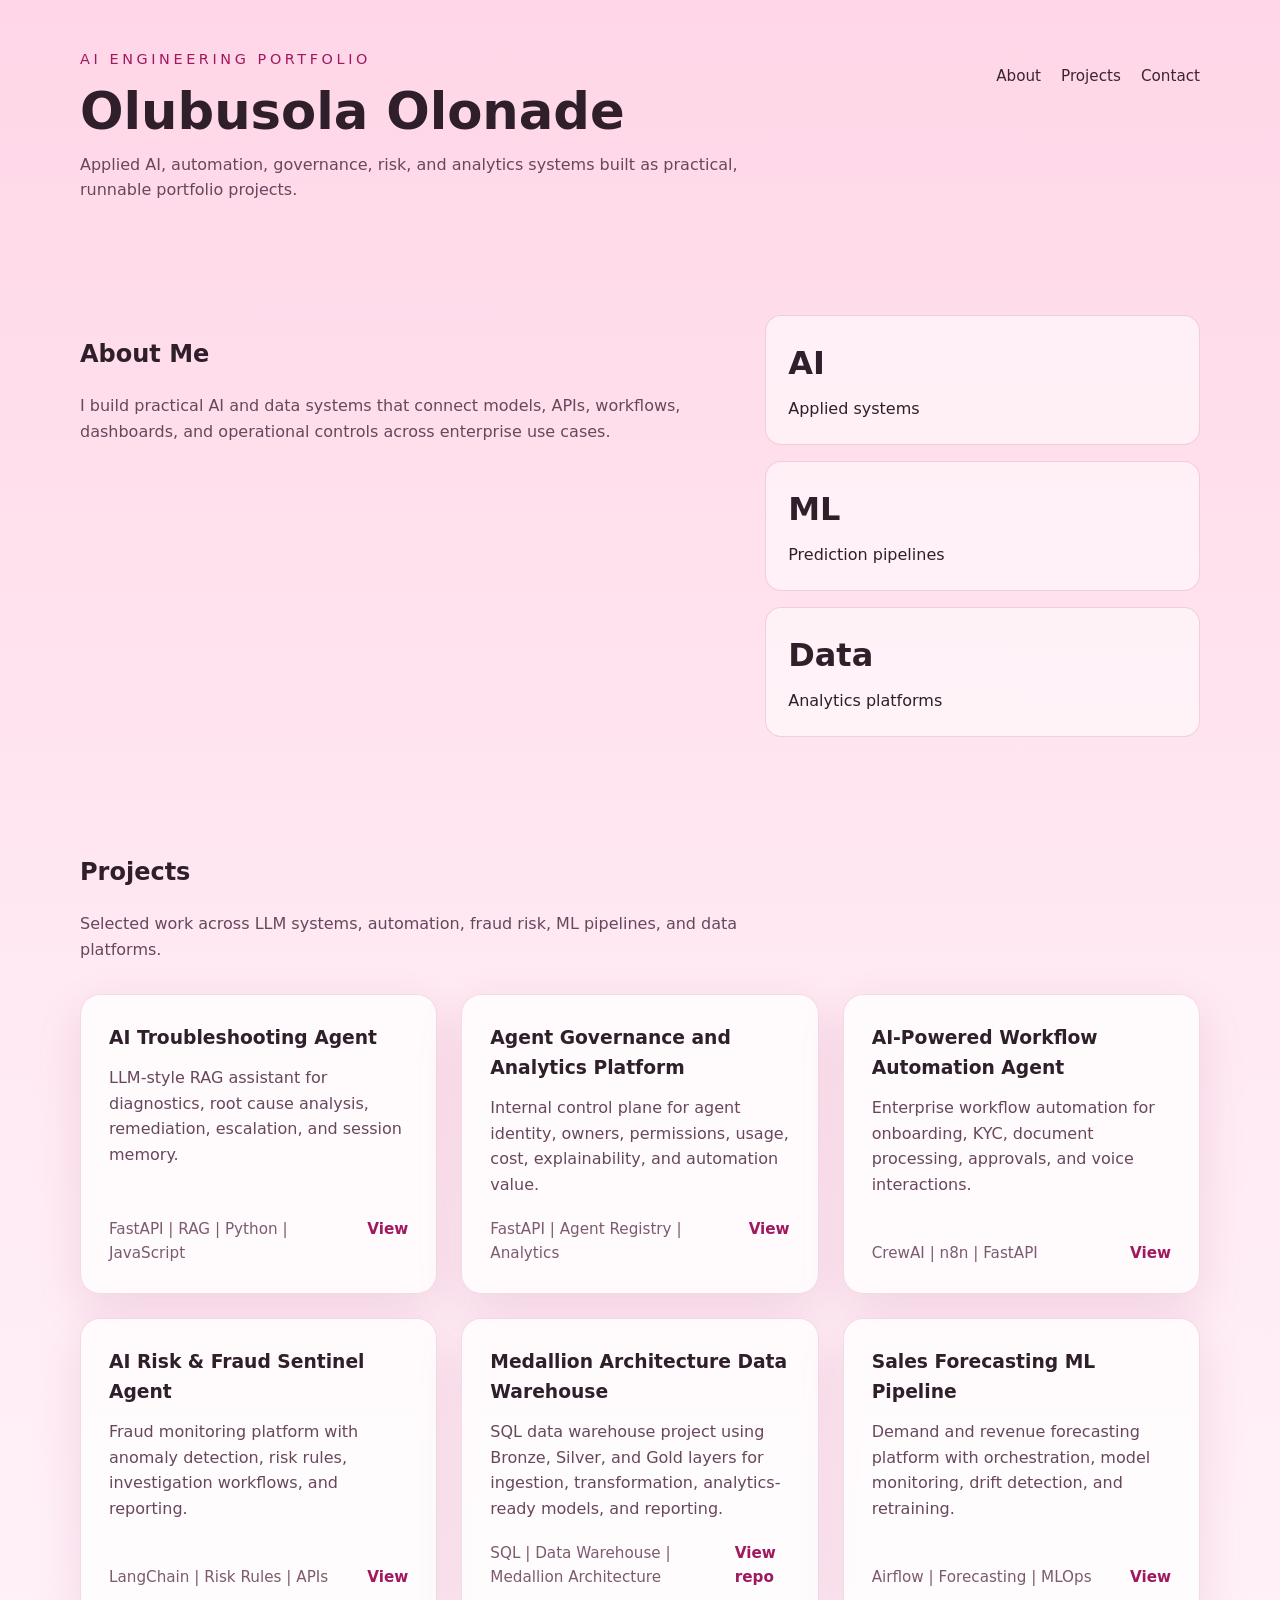
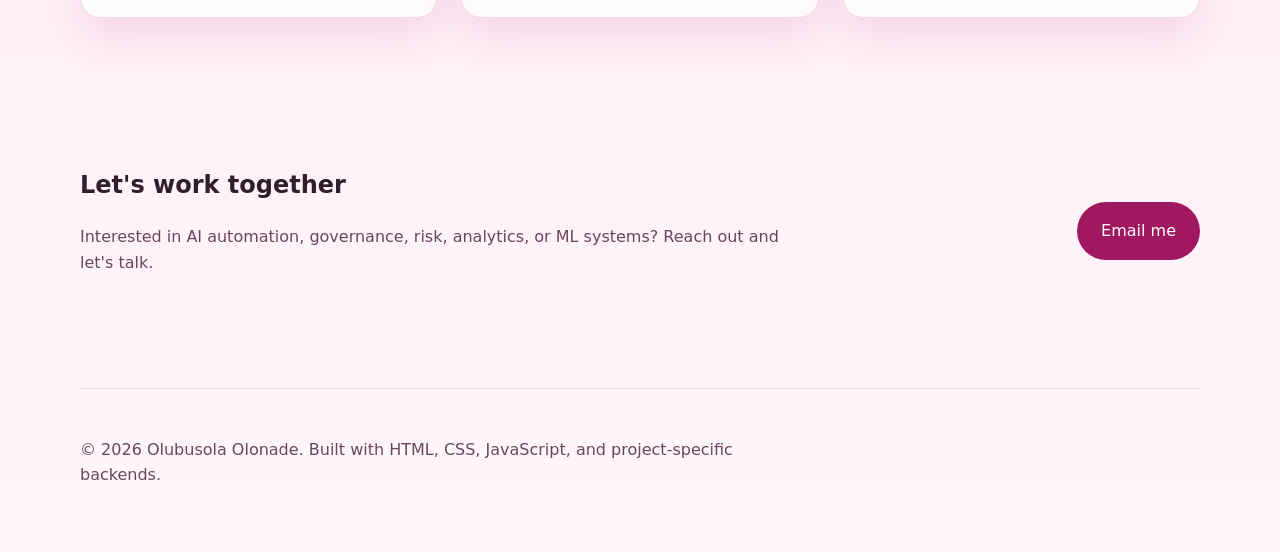
<file: index.html>
﻿<!DOCTYPE html>
<html lang="en">
<head>
  <meta charset="UTF-8" />
  <meta name="viewport" content="width=device-width, initial-scale=1.0" />
  <title>Portfolio | Olubusola Olonade</title>
  <link rel="stylesheet" href="styles.css" />
</head>
<body>
  <header class="site-header">
    <div class="container header-flex">
      <div>
        <p class="eyebrow">AI Engineering Portfolio</p>
        <h1>Olubusola Olonade</h1>
        <p class="intro">Applied AI, automation, governance, risk, and analytics systems built as practical, runnable portfolio projects.</p>
      </div>
      <nav class="site-nav">
        <a href="#about">About</a>
        <a href="#projects">Projects</a>
        <a href="#contact">Contact</a>
      </nav>
    </div>
  </header>

  <main>
    <section id="about" class="section about-section container">
      <div class="section-text">
        <h2>About Me</h2>
        <p>I build practical AI and data systems that connect models, APIs, workflows, dashboards, and operational controls across enterprise use cases.</p>
      </div>
      <div class="highlights">
        <div class="highlight">
          <strong>AI</strong>
          <span>Applied systems</span>
        </div>
        <div class="highlight">
          <strong>ML</strong>
          <span>Prediction pipelines</span>
        </div>
        <div class="highlight">
          <strong>Data</strong>
          <span>Analytics platforms</span>
        </div>
      </div>
    </section>

    <section id="projects" class="section projects-section container">
      <div class="section-heading">
        <h2>Projects</h2>
        <p>Selected work across LLM systems, automation, fraud risk, ML pipelines, and data platforms.</p>
      </div>
      <div id="projects-grid" class="projects-grid"></div>
    </section>

    <section id="contact" class="section contact-section container">
      <div>
        <h2>Let's work together</h2>
        <p>Interested in AI automation, governance, risk, analytics, or ML systems? Reach out and let's talk.</p>
      </div>
      <a class="button" href="mailto:busolaolusolape@gmail.com">Email me</a>
    </section>
  </main>

  <footer class="site-footer container">
    <p>© <span id="year"></span> Olubusola Olonade. Built with HTML, CSS, JavaScript, and project-specific backends.</p>
  </footer>

  <script src="script.js"></script>
</body>
</html>
</file>
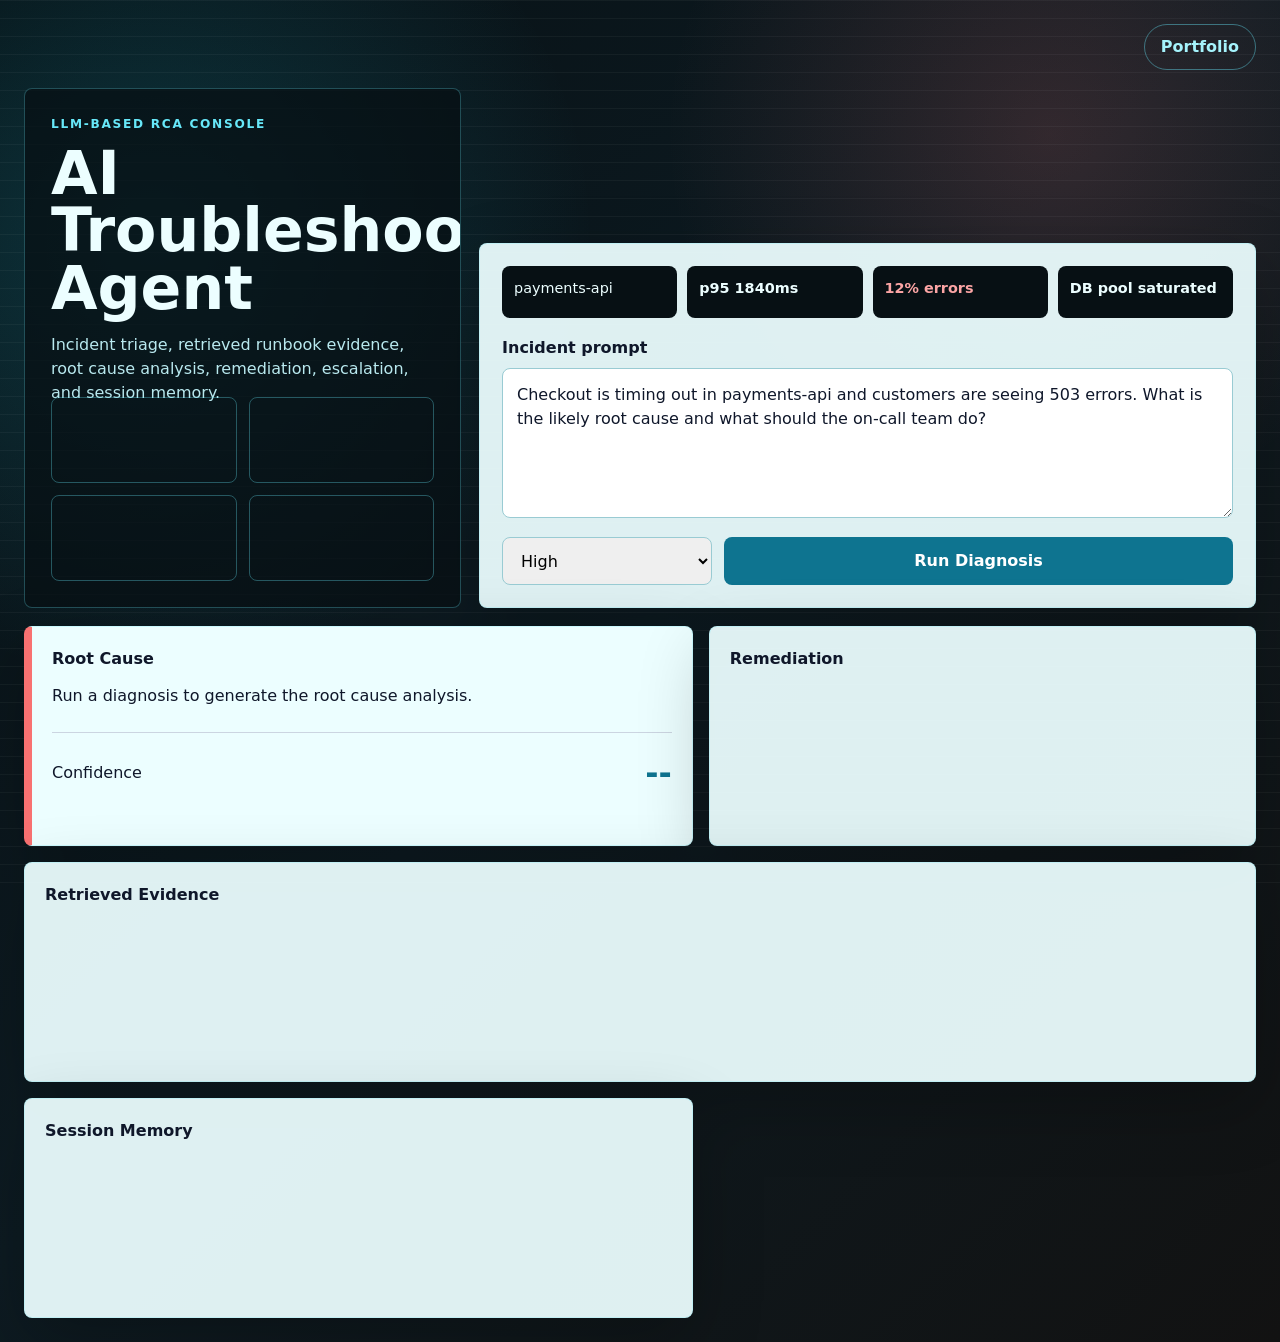
<file: projects/01-ai-troubleshooting-agent/frontend/index.html>
<!DOCTYPE html>
<html lang="en">
<head>
  <meta charset="UTF-8" />
  <meta name="viewport" content="width=device-width, initial-scale=1.0" />
  <title>AI Troubleshooting Agent</title>
  <link rel="stylesheet" href="styles.css" />
</head>
<body>
  <main class="incident-shell">
    <nav class="floating-nav">
      <a href="../../../index.html">Portfolio</a>
    </nav>

    <section class="war-room">
      <aside class="incident-identity">
        <p class="eyebrow">LLM-Based RCA Console</p>
        <h1>AI Troubleshooting Agent</h1>
        <p class="lede">Incident triage, retrieved runbook evidence, root cause analysis, remediation, escalation, and session memory.</p>
        <div class="pulse-map" aria-hidden="true">
          <span></span><span></span><span></span><span></span>
        </div>
      </aside>

      <section class="diagnostic-console">
        <div class="status-strip">
          <span>payments-api</span>
          <strong>p95 1840ms</strong>
          <strong>12% errors</strong>
          <strong>DB pool saturated</strong>
        </div>
        <form id="troubleshoot-form">
          <label for="message">Incident prompt</label>
          <textarea id="message" rows="5">Checkout is timing out in payments-api and customers are seeing 503 errors. What is the likely root cause and what should the on-call team do?</textarea>
          <div class="form-row">
            <select id="severity" aria-label="Severity">
              <option value="high">High</option>
              <option value="critical">Critical</option>
              <option value="medium">Medium</option>
            </select>
            <button type="submit">Run Diagnosis</button>
          </div>
        </form>
      </section>
    </section>

    <section class="results-grid">
      <article class="result-card primary">
        <h2>Root Cause</h2>
        <p id="root-cause">Run a diagnosis to generate the root cause analysis.</p>
        <div class="confidence">
          <span>Confidence</span>
          <strong id="confidence">--</strong>
        </div>
      </article>
      <article class="result-card remediation-card">
        <h2>Remediation</h2>
        <ol id="remediation"></ol>
      </article>
      <article class="result-card evidence-card">
        <h2>Retrieved Evidence</h2>
        <div id="evidence"></div>
      </article>
      <article class="result-card memory-card">
        <h2>Session Memory</h2>
        <div id="memory"></div>
      </article>
    </section>
  </main>
  <script src="script.js"></script>
</body>
</html>
</file>
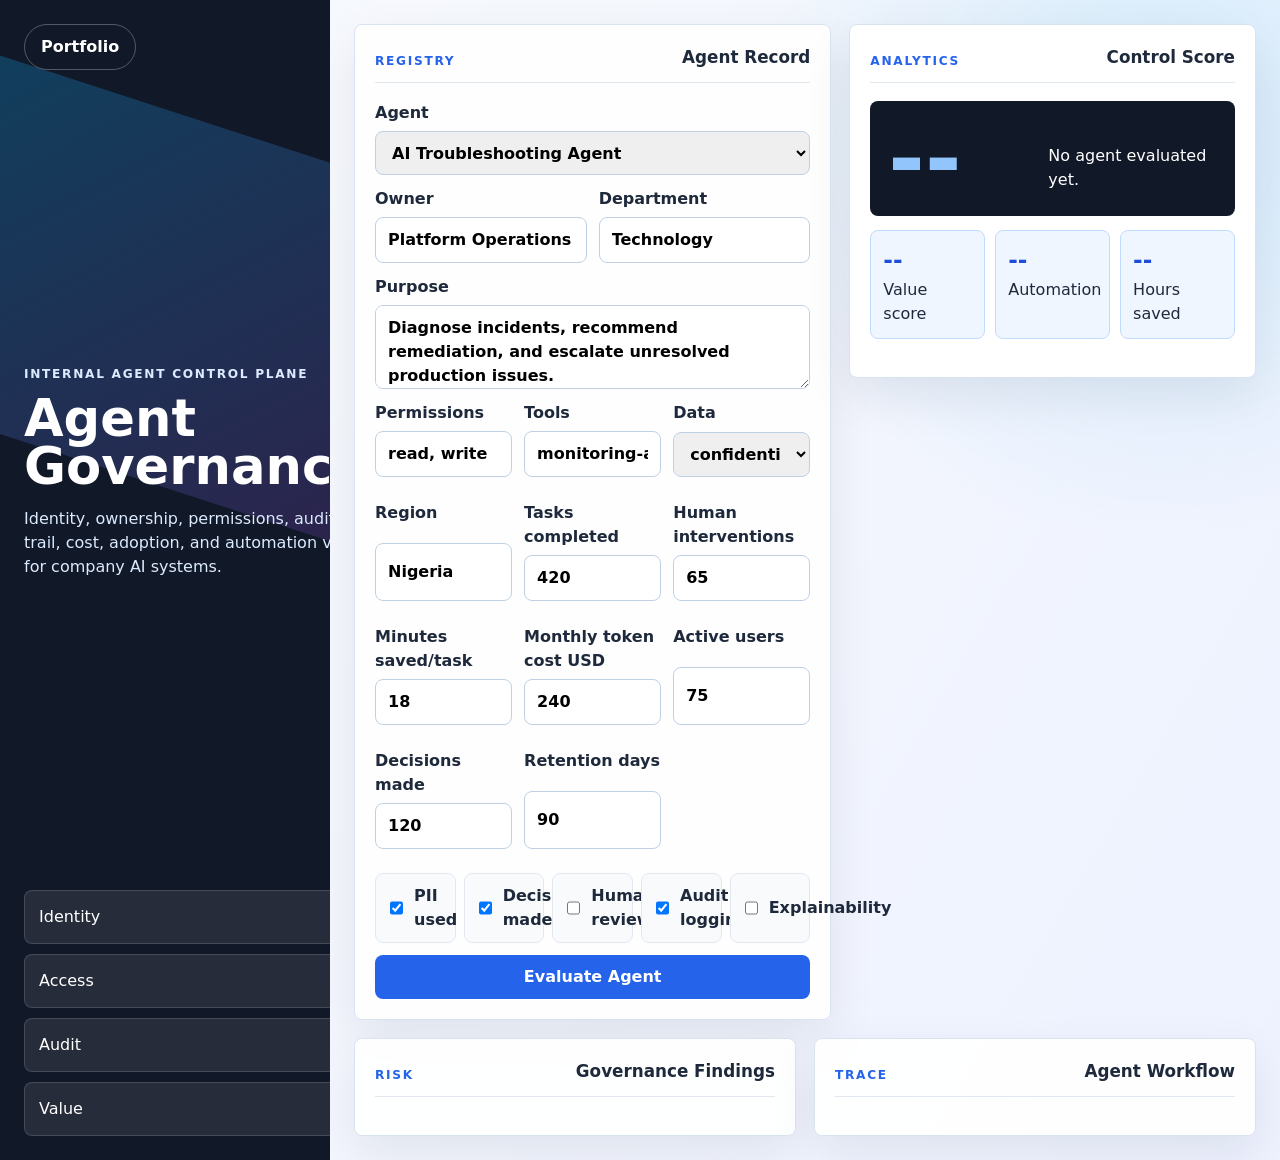
<file: projects/02-ai-governance-agent/frontend/index.html>
<!DOCTYPE html>
<html lang="en">
<head>
  <meta charset="UTF-8" />
  <meta name="viewport" content="width=device-width, initial-scale=1.0" />
  <title>Agent Governance and Analytics Platform</title>
  <link rel="stylesheet" href="styles.css" />
</head>
<body>
  <main class="control-shell">
    <aside class="registry-rail">
      <a class="portfolio-link" href="../../../index.html">Portfolio</a>
      <div class="rail-copy">
        <p class="eyebrow">Internal Agent Control Plane</p>
        <h1>Agent Governance</h1>
        <p>Identity, ownership, permissions, audit trail, cost, adoption, and automation value for company AI systems.</p>
      </div>
      <div class="agent-stack" aria-hidden="true">
        <span>Identity</span>
        <span>Access</span>
        <span>Audit</span>
        <span>Value</span>
      </div>
    </aside>

    <section class="control-main">
      <section class="registry-layout">
        <form id="governance-form" class="registry-form">
          <div class="section-heading">
            <span>Registry</span>
            <h2>Agent Record</h2>
          </div>
          <label>Agent
            <select id="agent-name">
              <option>AI Troubleshooting Agent</option>
              <option>AI Governance Agent</option>
              <option>AI-Powered Workflow Automation Agent</option>
              <option>AI Risk & Fraud Sentinel Agent</option>
              <option>Medallion Architecture Data Warehouse</option>
              <option>Sales Forecasting ML Pipeline</option>
            </select>
          </label>
          <div class="grid-two">
            <label>Owner <input id="owner" value="Platform Operations" /></label>
            <label>Department <input id="department" value="Technology" /></label>
          </div>
          <label>Purpose <textarea id="purpose">Diagnose incidents, recommend remediation, and escalate unresolved production issues.</textarea></label>
          <div class="grid-two compact">
            <label>Permissions <input id="permissions" value="read, write" /></label>
            <label>Tools <input id="tools" value="monitoring-api, ticketing-api, sharepoint" /></label>
            <label>Data <select id="data-classification"><option>confidential</option><option>restricted</option><option>internal</option><option>public</option></select></label>
            <label>Region <input id="region" value="Nigeria" /></label>
            <label>Tasks completed <input id="tasks-completed" type="number" value="420" /></label>
            <label>Human interventions <input id="human-interventions" type="number" value="65" /></label>
            <label>Minutes saved/task <input id="minutes-saved" type="number" value="18" /></label>
            <label>Monthly token cost USD <input id="token-cost" type="number" value="240" /></label>
            <label>Active users <input id="active-users" type="number" value="75" /></label>
            <label>Decisions made <input id="decisions-made" type="number" value="120" /></label>
            <label>Retention days <input id="retention-days" type="number" value="90" /></label>
          </div>
          <div class="checks">
            <label><input id="pii-used" type="checkbox" checked /> PII used</label>
            <label><input id="automated-decisioning" type="checkbox" checked /> Decisions made</label>
            <label><input id="human-review" type="checkbox" /> Human review</label>
            <label><input id="audit-logging" type="checkbox" checked /> Audit logging</label>
            <label><input id="explainability" type="checkbox" /> Explainability</label>
          </div>
          <button type="submit">Evaluate Agent</button>
        </form>

        <section class="score-panel">
          <div class="section-heading">
            <span>Analytics</span>
            <h2>Control Score</h2>
          </div>
          <div class="score">
            <span id="score">--</span>
            <p id="risk">No agent evaluated yet.</p>
          </div>
          <div class="metrics">
            <div><strong id="value-score">--</strong><span>Value score</span></div>
            <div><strong id="automation">--</strong><span>Automation</span></div>
            <div><strong id="hours-saved">--</strong><span>Hours saved</span></div>
          </div>
          <p id="summary"></p>
          <div id="alerts" class="alerts"></div>
        </section>
      </section>

      <section class="results">
        <article>
          <div class="section-heading"><span>Risk</span><h2>Governance Findings</h2></div>
          <div id="findings"></div>
        </article>
        <article>
          <div class="section-heading"><span>Trace</span><h2>Agent Workflow</h2></div>
          <div id="trace"></div>
        </article>
      </section>
    </section>
  </main>
  <script src="script.js"></script>
</body>
</html>
</file>
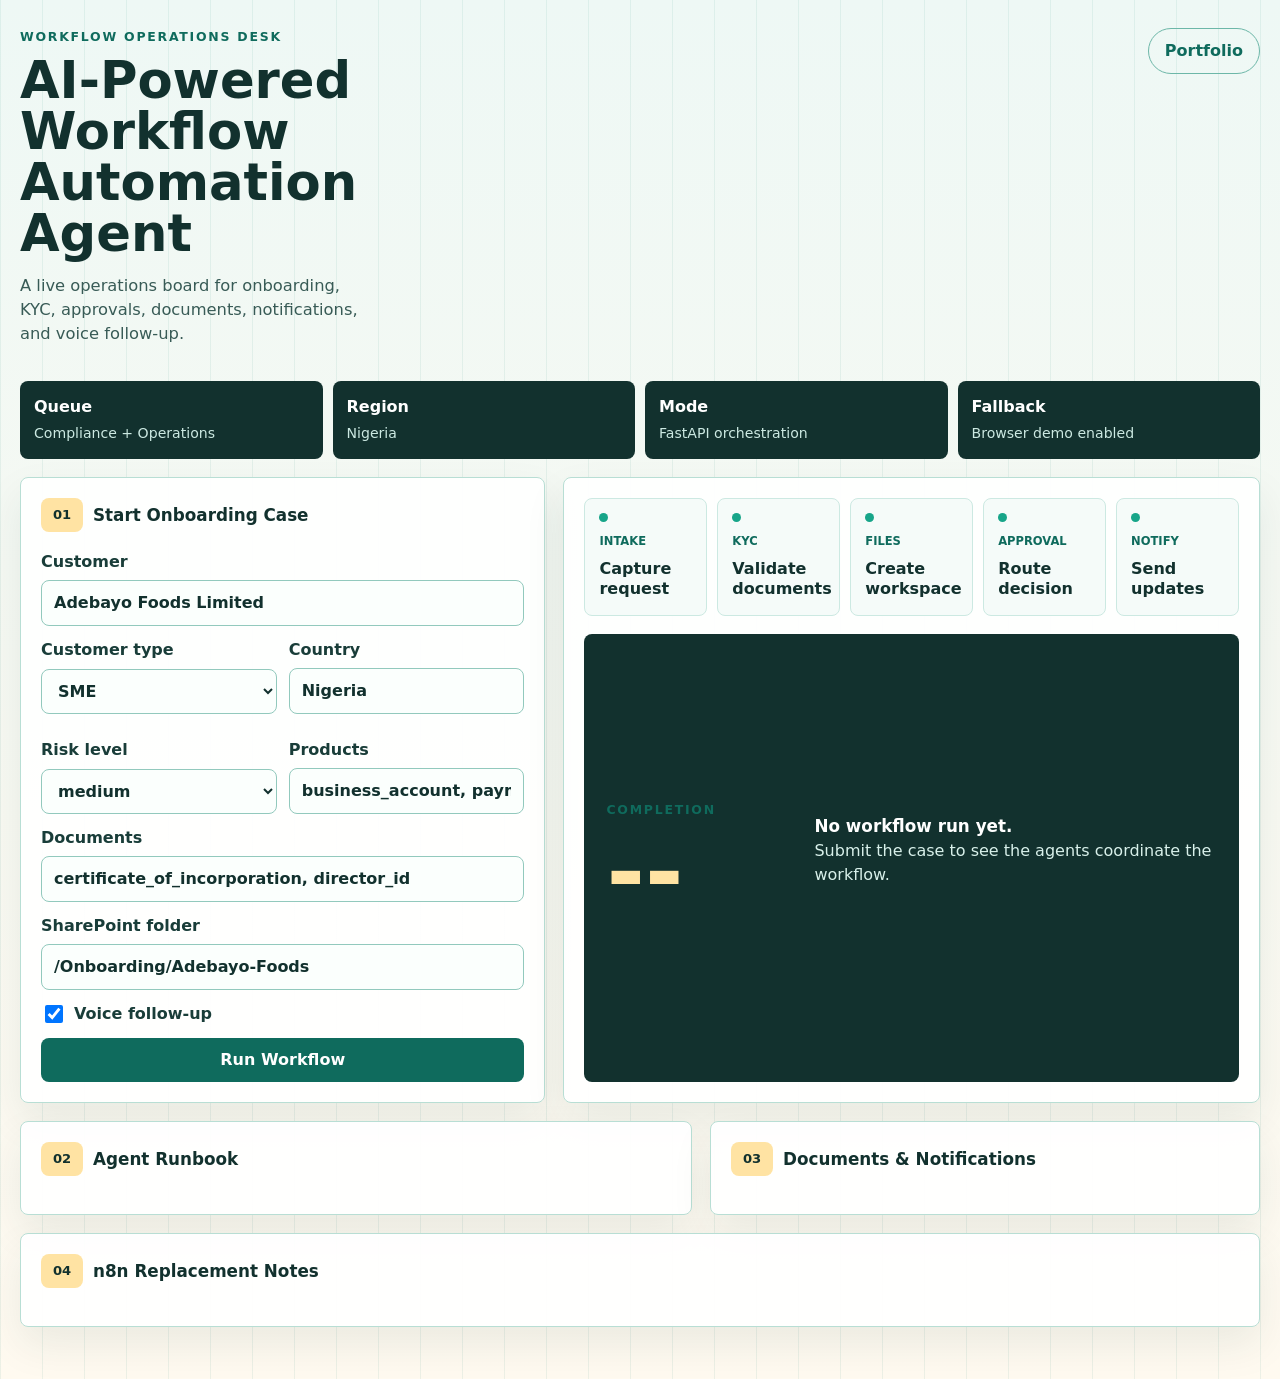
<file: projects/03-workflow-automation-agent/frontend/index.html>
<!DOCTYPE html>
<html lang="en">
<head>
  <meta charset="UTF-8" />
  <meta name="viewport" content="width=device-width, initial-scale=1.0" />
  <title>AI-Powered Workflow Automation Agent</title>
  <link rel="stylesheet" href="styles.css" />
</head>
<body>
  <main class="ops-shell">
    <header class="ops-header">
      <div>
        <p class="eyebrow">Workflow Operations Desk</p>
        <h1>AI-Powered Workflow Automation Agent</h1>
        <p class="lede">A live operations board for onboarding, KYC, approvals, documents, notifications, and voice follow-up.</p>
      </div>
      <a class="portfolio-link" href="../../../index.html">Portfolio</a>
    </header>

    <section class="command-row" aria-label="Workflow overview">
      <div><strong>Queue</strong><span>Compliance + Operations</span></div>
      <div><strong>Region</strong><span>Nigeria</span></div>
      <div><strong>Mode</strong><span>FastAPI orchestration</span></div>
      <div><strong>Fallback</strong><span>Browser demo enabled</span></div>
    </section>

    <section class="workspace">
      <form id="workflow-form" class="intake-panel">
        <div class="section-title">
          <span>01</span>
          <h2>Start Onboarding Case</h2>
        </div>
        <label>Customer <input id="customer-name" value="Adebayo Foods Limited" /></label>
        <div class="grid-two">
          <label>Customer type <select id="customer-type"><option>SME</option><option>Enterprise</option><option>Individual</option></select></label>
          <label>Country <input id="country" value="Nigeria" /></label>
          <label>Risk level <select id="risk-level"><option>medium</option><option>low</option><option>high</option><option>critical</option></select></label>
          <label>Products <input id="products" value="business_account, payment_gateway" /></label>
        </div>
        <label>Documents <input id="documents" value="certificate_of_incorporation, director_id" /></label>
        <label>SharePoint folder <input id="sharepoint-folder" value="/Onboarding/Adebayo-Foods" /></label>
        <div class="checks">
          <label><input id="voice-channel" type="checkbox" checked /> Voice follow-up</label>
        </div>
        <button type="submit">Run Workflow</button>
      </form>

      <section class="board">
        <div class="stage-track" aria-label="Workflow stages">
          <article><span>Intake</span><strong>Capture request</strong></article>
          <article><span>KYC</span><strong>Validate documents</strong></article>
          <article><span>Files</span><strong>Create workspace</strong></article>
          <article><span>Approval</span><strong>Route decision</strong></article>
          <article><span>Notify</span><strong>Send updates</strong></article>
        </div>

        <div class="status-panel">
          <div>
            <p class="mini-label">Completion</p>
            <div class="score"><span id="completion">--</span></div>
          </div>
          <div class="status-copy">
            <h2 id="status">No workflow run yet.</h2>
            <p id="summary">Submit the case to see the agents coordinate the workflow.</p>
            <div id="queue"></div>
          </div>
        </div>
      </section>
    </section>

    <section class="runbook">
      <article>
        <div class="section-title"><span>02</span><h2>Agent Runbook</h2></div>
        <div id="steps" class="timeline"></div>
      </article>
      <article>
        <div class="section-title"><span>03</span><h2>Documents & Notifications</h2></div>
        <div id="outputs" class="output-grid"></div>
      </article>
      <article class="wide">
        <div class="section-title"><span>04</span><h2>n8n Replacement Notes</h2></div>
        <div id="notes" class="note-strip"></div>
      </article>
    </section>
  </main>
  <script src="script.js"></script>
</body>
</html>
</file>
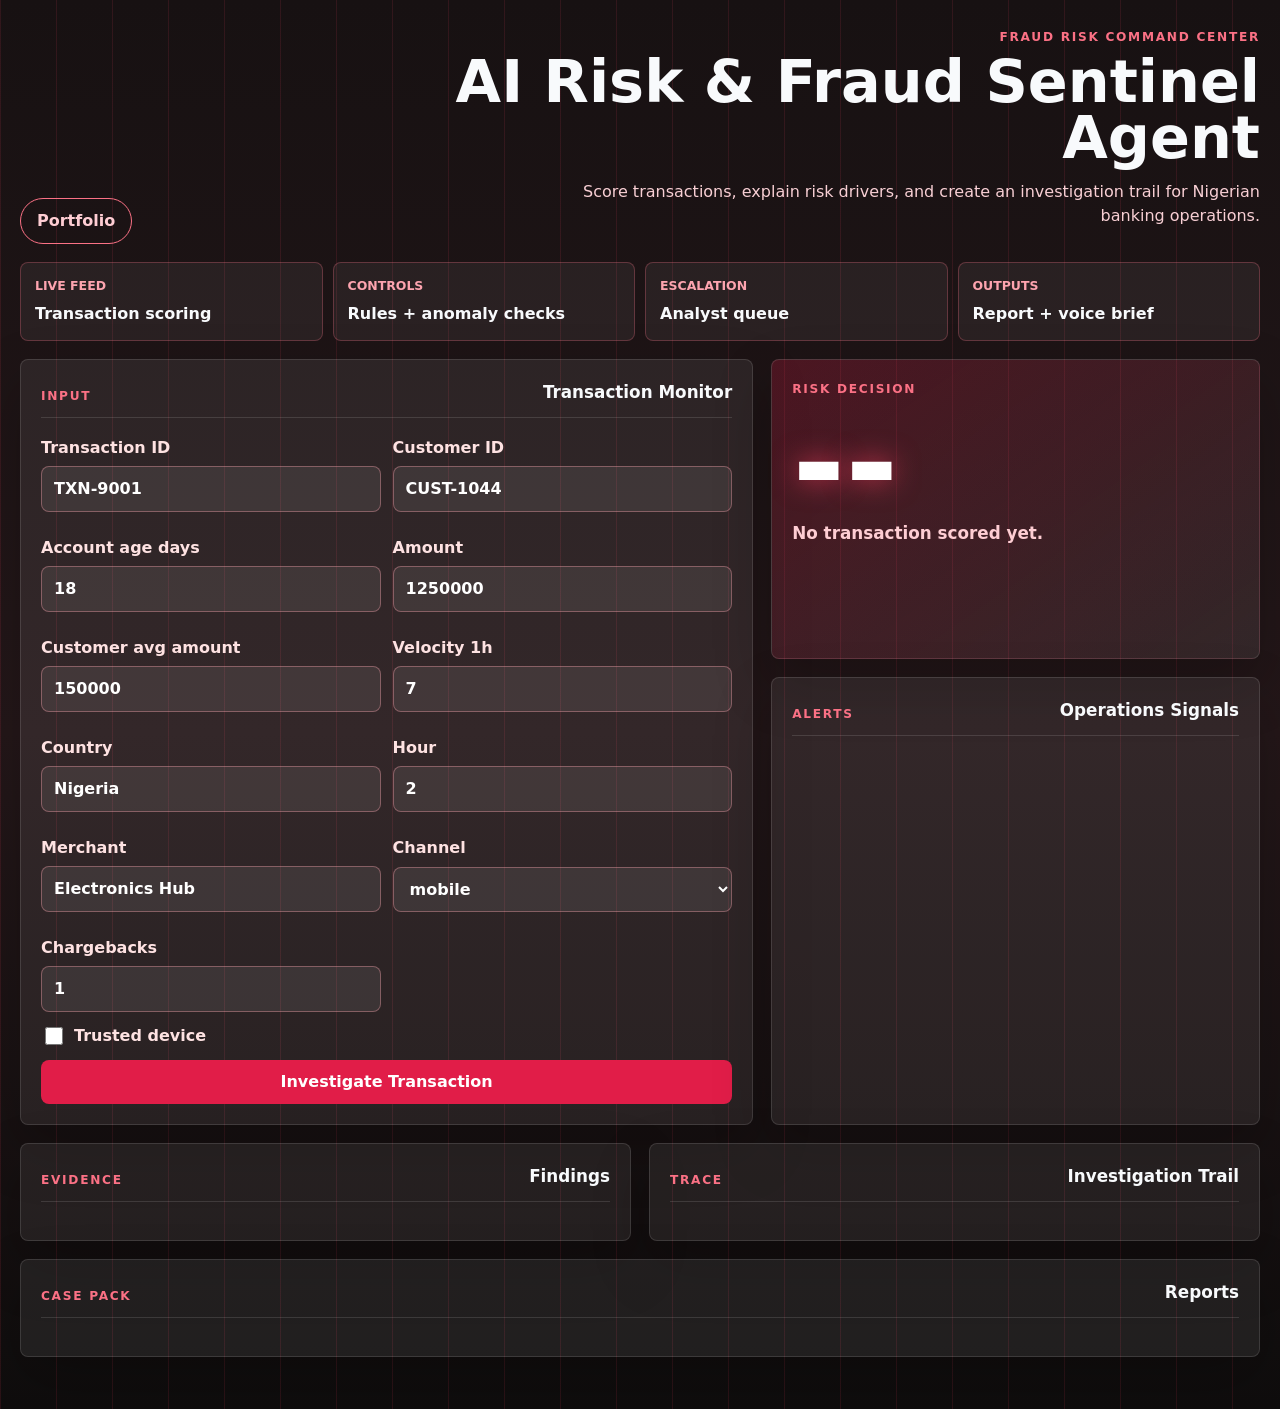
<file: projects/04-risk-fraud-sentinel-agent/frontend/index.html>
<!DOCTYPE html>
<html lang="en">
<head>
  <meta charset="UTF-8" />
  <meta name="viewport" content="width=device-width, initial-scale=1.0" />
  <title>AI Risk & Fraud Sentinel Agent</title>
  <link rel="stylesheet" href="styles.css" />
</head>
<body>
  <main class="sentinel-shell">
    <header class="sentinel-header">
      <div>
        <p class="eyebrow">Fraud Risk Command Center</p>
        <h1>AI Risk & Fraud Sentinel Agent</h1>
        <p class="lede">Score transactions, explain risk drivers, and create an investigation trail for Nigerian banking operations.</p>
      </div>
      <a class="portfolio-link" href="../../../index.html">Portfolio</a>
    </header>

    <section class="signal-strip" aria-label="Risk operations indicators">
      <div><span>Live Feed</span><strong>Transaction scoring</strong></div>
      <div><span>Controls</span><strong>Rules + anomaly checks</strong></div>
      <div><span>Escalation</span><strong>Analyst queue</strong></div>
      <div><span>Outputs</span><strong>Report + voice brief</strong></div>
    </section>

    <section class="console-grid">
      <form id="fraud-form" class="monitor-panel">
        <div class="panel-heading">
          <span>Input</span>
          <h2>Transaction Monitor</h2>
        </div>
        <div class="grid-two">
          <label>Transaction ID <input id="transaction-id" value="TXN-9001" /></label>
          <label>Customer ID <input id="customer-id" value="CUST-1044" /></label>
          <label>Account age days <input id="account-age" type="number" value="18" /></label>
          <label>Amount <input id="amount" type="number" value="1250000" /></label>
          <label>Customer avg amount <input id="avg-amount" type="number" value="150000" /></label>
          <label>Velocity 1h <input id="velocity" type="number" value="7" /></label>
          <label>Country <input id="country" value="Nigeria" /></label>
          <label>Hour <input id="hour" type="number" value="2" /></label>
          <label>Merchant <input id="merchant" value="Electronics Hub" /></label>
          <label>Channel <select id="channel"><option>mobile</option><option>web</option><option>pos</option><option>atm</option></select></label>
          <label>Chargebacks <input id="chargebacks" type="number" value="1" /></label>
        </div>
        <div class="checks">
          <label><input id="device-trusted" type="checkbox" /> Trusted device</label>
        </div>
        <button type="submit">Investigate Transaction</button>
      </form>

      <section class="risk-tower">
        <div class="risk-score-card">
          <p class="eyebrow">Risk Decision</p>
          <div class="score"><span id="risk-score">--</span></div>
          <h2 id="risk-level">No transaction scored yet.</h2>
          <p id="decision"></p>
        </div>
        <div class="alert-panel">
          <div class="panel-heading"><span>Alerts</span><h2>Operations Signals</h2></div>
          <div id="alerts"></div>
        </div>
      </section>
    </section>

    <section class="investigation-grid">
      <article class="findings-panel">
        <div class="panel-heading"><span>Evidence</span><h2>Findings</h2></div>
        <div id="findings"></div>
      </article>
      <article>
        <div class="panel-heading"><span>Trace</span><h2>Investigation Trail</h2></div>
        <div id="trail"></div>
      </article>
      <article class="wide">
        <div class="panel-heading"><span>Case Pack</span><h2>Reports</h2></div>
        <div id="reports" class="report-grid"></div>
      </article>
    </section>
  </main>
  <script src="script.js"></script>
</body>
</html>
</file>
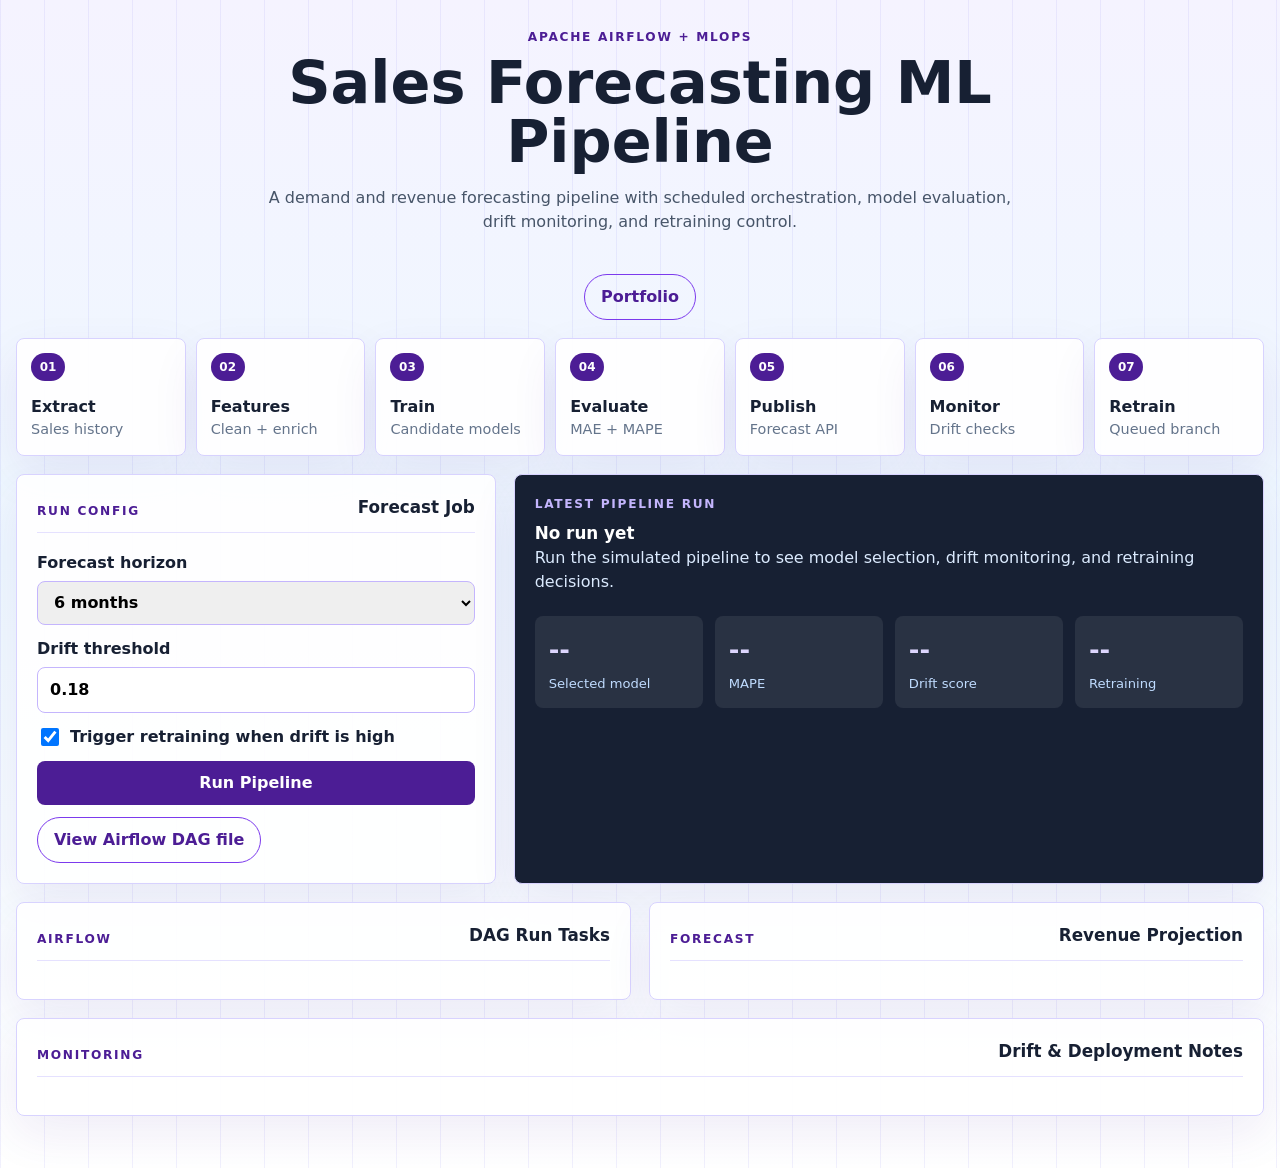
<file: projects/05-sales-forecasting-ml-pipeline/frontend/index.html>
<!DOCTYPE html>
<html lang="en">
<head>
  <meta charset="UTF-8" />
  <meta name="viewport" content="width=device-width, initial-scale=1.0" />
  <title>Sales Forecasting ML Pipeline</title>
  <link rel="stylesheet" href="styles.css" />
</head>
<body>
  <main class="mlops-shell">
    <header class="hero">
      <div>
        <p class="eyebrow">Apache Airflow + MLOps</p>
        <h1>Sales Forecasting ML Pipeline</h1>
        <p class="lede">A demand and revenue forecasting pipeline with scheduled orchestration, model evaluation, drift monitoring, and retraining control.</p>
      </div>
      <a class="portfolio-link" href="../../../index.html">Portfolio</a>
    </header>

    <section class="dag-strip" aria-label="Airflow DAG tasks">
      <article><span>01</span><strong>Extract</strong><p>Sales history</p></article>
      <article><span>02</span><strong>Features</strong><p>Clean + enrich</p></article>
      <article><span>03</span><strong>Train</strong><p>Candidate models</p></article>
      <article><span>04</span><strong>Evaluate</strong><p>MAE + MAPE</p></article>
      <article><span>05</span><strong>Publish</strong><p>Forecast API</p></article>
      <article><span>06</span><strong>Monitor</strong><p>Drift checks</p></article>
      <article><span>07</span><strong>Retrain</strong><p>Queued branch</p></article>
    </section>

    <section class="control-plane">
      <form id="pipeline-form" class="run-card">
        <div class="title-row">
          <span>Run Config</span>
          <h2>Forecast Job</h2>
        </div>
        <label>Forecast horizon
          <select id="horizon">
            <option value="3">3 months</option>
            <option value="6" selected>6 months</option>
            <option value="9">9 months</option>
            <option value="12">12 months</option>
          </select>
        </label>
        <label>Drift threshold
          <input id="drift-threshold" type="number" min="0.01" max="1" step="0.01" value="0.18" />
        </label>
        <div class="checks">
          <label><input id="retrain" type="checkbox" checked /> Trigger retraining when drift is high</label>
        </div>
        <button type="submit">Run Pipeline</button>
        <a class="dag-link" href="../dags/sales_forecasting_dag.py" target="_blank" rel="noopener noreferrer">View Airflow DAG file</a>
      </form>

      <section class="metrics-card">
        <p class="eyebrow">Latest Pipeline Run</p>
        <h2 id="status">No run yet</h2>
        <p id="summary">Run the simulated pipeline to see model selection, drift monitoring, and retraining decisions.</p>
        <div class="metrics-grid">
          <div><strong id="model">--</strong><span>Selected model</span></div>
          <div><strong id="mape">--</strong><span>MAPE</span></div>
          <div><strong id="drift">--</strong><span>Drift score</span></div>
          <div><strong id="retraining">--</strong><span>Retraining</span></div>
        </div>
      </section>
    </section>

    <section class="output-grid">
      <article>
        <div class="title-row"><span>Airflow</span><h2>DAG Run Tasks</h2></div>
        <div id="tasks"></div>
      </article>
      <article>
        <div class="title-row"><span>Forecast</span><h2>Revenue Projection</h2></div>
        <div id="forecast"></div>
      </article>
      <article class="wide">
        <div class="title-row"><span>Monitoring</span><h2>Drift & Deployment Notes</h2></div>
        <div id="notes"></div>
      </article>
    </section>
  </main>
  <script src="script.js"></script>
</body>
</html>
</file>
<file: styles.css>
:root {
  color-scheme: light;
  color: #2f1f2a;
  background: #ffd6e7;
  font-family: Inter, system-ui, -apple-system, BlinkMacSystemFont, 'Segoe UI', sans-serif;
  font-smoothing: antialiased;
  line-height: 1.6;
}

* {
  box-sizing: border-box;
}

body {
  margin: 0;
  min-height: 100vh;
  background:
    linear-gradient(180deg, #ffd6e7 0%, #ffeaf3 48%, #fff7fb 100%);
}

img {
  max-width: 100%;
  display: block;
}

.container {
  width: min(1120px, calc(100% - 2rem));
  margin: 0 auto;
}

.site-header {
  padding: 3rem 0 2rem;
}

.header-flex {
  display: flex;
  justify-content: space-between;
  gap: 2rem;
  align-items: flex-start;
}

.eyebrow {
  text-transform: uppercase;
  letter-spacing: 0.25em;
  color: #a0185f;
  margin: 0 0 1rem;
  font-size: 0.9rem;
}

h1 {
  margin: 0;
  font-size: clamp(2.5rem, 4vw, 4.5rem);
  line-height: 0.95;
}

.intro,
.section-text p,
.section-heading p,
.contact-section p,
.site-footer p {
  color: #68475c;
  max-width: 45rem;
}

.site-nav {
  display: flex;
  gap: 1.25rem;
  flex-wrap: wrap;
  margin-top: 1rem;
}

.site-nav a {
  color: #3c2433;
  text-decoration: none;
  font-size: 0.95rem;
}

.section {
  padding: 4rem 0;
}

.about-section {
  display: grid;
  grid-template-columns: 1.5fr 1fr;
  gap: 2rem;
}

.highlights {
  display: grid;
  gap: 1rem;
}

.highlight {
  padding: 1.4rem;
  border: 1px solid rgba(160, 24, 95, 0.16);
  border-radius: 1rem;
  background: rgba(255, 255, 255, 0.54);
}

.highlight strong {
  display: block;
  font-size: 2rem;
  margin-bottom: 0.4rem;
}

.projects-section {
  padding-top: 2rem;
}

.section-heading {
  margin-bottom: 2rem;
}

.projects-grid {
  display: grid;
  gap: 1.5rem;
  grid-template-columns: repeat(3, minmax(0, 1fr));
}

.project-card {
  padding: 1.75rem;
  border-radius: 1.25rem;
  background: rgba(255, 255, 255, 0.78);
  border: 1px solid rgba(160, 24, 95, 0.14);
  box-shadow: 0 18px 48px rgba(160, 24, 95, 0.12);
  display: flex;
  flex-direction: column;
  justify-content: space-between;
}

.project-card h3 {
  margin-top: 0;
  margin-bottom: 0.75rem;
}

.project-card p {
  margin: 0 0 1.2rem;
  color: #68475c;
}

.project-meta {
  display: flex;
  justify-content: space-between;
  gap: 1rem;
  font-size: 0.95rem;
  color: #7c5a6f;
}

.project-meta a {
  color: #a0185f;
  font-weight: 800;
  text-decoration: none;
}

.button {
  display: inline-flex;
  align-items: center;
  justify-content: center;
  padding: 1rem 1.5rem;
  border-radius: 999px;
  background: #a0185f;
  color: white;
  text-decoration: none;
  margin-top: 1.5rem;
}

.contact-section {
  display: flex;
  justify-content: space-between;
  align-items: center;
  gap: 2rem;
  padding-bottom: 6rem;
}

.site-footer {
  padding: 2rem 0 3rem;
  border-top: 1px solid rgba(160, 24, 95, 0.14);
}

@media (max-width: 900px) {
  .header-flex,
  .about-section,
  .contact-section {
    flex-direction: column;
  }

  .projects-grid {
    grid-template-columns: repeat(2, minmax(0, 1fr));
  }
}

@media (max-width: 640px) {
  .site-nav {
    justify-content: flex-start;
  }

  .projects-grid {
    grid-template-columns: 1fr;
  }
}
</file>
<file: projects/01-ai-troubleshooting-agent/frontend/styles.css>
:root {
  color: #ecfeff;
  background: #071014;
  font-family: Inter, ui-sans-serif, system-ui, -apple-system, BlinkMacSystemFont, "Segoe UI", sans-serif;
  line-height: 1.5;
}

* {
  box-sizing: border-box;
}

body {
  margin: 0;
  min-height: 100vh;
  background:
    radial-gradient(circle at 12% 18%, rgba(34, 211, 238, 0.18), transparent 28%),
    radial-gradient(circle at 82% 10%, rgba(248, 113, 113, 0.16), transparent 24%),
    linear-gradient(135deg, #071014 0%, #0d1b22 48%, #121212 100%);
  overflow-x: hidden;
}

body::before {
  animation: scan 9s linear infinite;
  background: repeating-linear-gradient(180deg, rgba(255, 255, 255, 0.045) 0, rgba(255, 255, 255, 0.045) 1px, transparent 1px, transparent 18px);
  content: "";
  inset: 0;
  pointer-events: none;
  position: fixed;
}

@keyframes scan {
  from { transform: translateY(-18px); }
  to { transform: translateY(18px); }
}

.incident-shell {
  min-height: 100vh;
  padding: 24px;
  position: relative;
}

.floating-nav {
  display: flex;
  justify-content: flex-end;
  margin: 0 auto 18px;
  width: min(1240px, 100%);
}

.floating-nav a {
  border: 1px solid rgba(103, 232, 249, 0.42);
  border-radius: 999px;
  color: #a5f3fc;
  font-weight: 900;
  padding: 10px 16px;
  text-decoration: none;
}

.war-room {
  align-items: stretch;
  display: grid;
  gap: 18px;
  grid-template-columns: minmax(280px, 0.72fr) minmax(0, 1.28fr);
  margin: 0 auto;
  width: min(1240px, 100%);
}

.incident-identity {
  background: rgba(7, 16, 20, 0.74);
  border: 1px solid rgba(103, 232, 249, 0.28);
  border-radius: 8px;
  min-height: 520px;
  overflow: hidden;
  padding: 26px;
  position: relative;
}

.eyebrow {
  color: #67e8f9;
  font-size: 0.76rem;
  font-weight: 900;
  letter-spacing: 0.14em;
  margin: 0 0 12px;
  text-transform: uppercase;
}

h1,
h2,
p {
  margin-top: 0;
}

h1 {
  font-size: clamp(2rem, 4.7vw, 4.4rem);
  line-height: 0.95;
  margin-bottom: 16px;
  max-width: 620px;
}

h2 {
  font-size: 1rem;
}

.lede {
  color: #b9e9ef;
  max-width: 460px;
}

.pulse-map {
  bottom: 26px;
  display: grid;
  gap: 12px;
  grid-template-columns: repeat(2, minmax(0, 1fr));
  left: 26px;
  position: absolute;
  right: 26px;
}

.pulse-map span {
  animation: pulse 2.8s ease-in-out infinite;
  border: 1px solid rgba(103, 232, 249, 0.32);
  border-radius: 8px;
  height: 86px;
}

.pulse-map span:nth-child(2),
.pulse-map span:nth-child(3) {
  animation-delay: 0.8s;
}

@keyframes pulse {
  0%, 100% { background: rgba(103, 232, 249, 0.04); }
  50% { background: rgba(248, 113, 113, 0.16); }
}

.diagnostic-console,
.result-card {
  background: rgba(236, 254, 255, 0.94);
  border: 1px solid rgba(103, 232, 249, 0.24);
  border-radius: 8px;
  box-shadow: 0 24px 70px rgba(0, 0, 0, 0.24);
  color: #0f172a;
}

.diagnostic-console {
  align-self: end;
  padding: 22px;
}

.status-strip {
  display: grid;
  gap: 10px;
  grid-template-columns: repeat(4, minmax(0, 1fr));
  margin-bottom: 18px;
}

.status-strip span,
.status-strip strong {
  background: #071014;
  border-radius: 8px;
  color: #ecfeff;
  font-size: 0.9rem;
  min-height: 52px;
  padding: 12px;
}

.status-strip strong:nth-child(3) {
  color: #fca5a5;
}

label {
  display: block;
  font-weight: 900;
  margin-bottom: 8px;
}

textarea,
select,
button {
  border: 1px solid #99cbd3;
  border-radius: 8px;
  font: inherit;
  width: 100%;
}

textarea {
  color: #0f172a;
  padding: 14px;
  resize: vertical;
}

.form-row {
  display: grid;
  gap: 12px;
  grid-template-columns: minmax(150px, 210px) minmax(180px, 1fr);
  margin-top: 12px;
}

select,
button {
  min-height: 48px;
  padding: 0 14px;
}

button {
  background: #0e7490;
  border: 0;
  color: #ffffff;
  cursor: pointer;
  font-weight: 900;
}

.results-grid {
  display: grid;
  gap: 16px;
  grid-template-columns: 1.1fr 0.9fr;
  margin: 18px auto 0;
  width: min(1240px, 100%);
}

.result-card {
  min-height: 220px;
  padding: 20px;
}

.result-card.primary {
  background: #ecfeff;
  border-left: 8px solid #f87171;
}

.evidence-card {
  grid-column: 1 / -1;
}

.confidence {
  align-items: center;
  border-top: 1px solid #cbd5e1;
  display: flex;
  justify-content: space-between;
  margin-top: 24px;
  padding-top: 16px;
}

.confidence strong {
  color: #0e7490;
  font-size: 2rem;
}

ol {
  padding-left: 22px;
}

.evidence-item,
.memory-item {
  border-top: 1px solid #d4e6eb;
  margin-top: 12px;
  padding-top: 12px;
}

.evidence-item strong {
  display: block;
}

.evidence-item span {
  color: #0e7490;
  font-weight: 900;
}

@media (max-width: 900px) {
  .war-room,
  .results-grid,
  .status-strip {
    grid-template-columns: 1fr;
  }

  .incident-identity {
    min-height: 380px;
  }
}

@media (max-width: 640px) {
  .incident-shell {
    padding: 16px;
  }

  .form-row {
    grid-template-columns: 1fr;
  }
}
</file>
<file: projects/02-ai-governance-agent/frontend/styles.css>
:root {
  color: #1e293b;
  background: #f8fafc;
  font-family: Inter, ui-sans-serif, system-ui, -apple-system, BlinkMacSystemFont, "Segoe UI", sans-serif;
  line-height: 1.5;
}

* {
  box-sizing: border-box;
}

body {
  margin: 0;
  min-height: 100vh;
  background:
    radial-gradient(circle at 90% 12%, rgba(14, 165, 233, 0.14), transparent 26%),
    linear-gradient(120deg, #f8fafc 0%, #eef2ff 100%);
}

.control-shell {
  display: grid;
  grid-template-columns: minmax(260px, 330px) minmax(0, 1fr);
  min-height: 100vh;
}

.registry-rail {
  background: #111827;
  color: #ffffff;
  display: grid;
  grid-template-rows: auto 1fr auto;
  overflow: hidden;
  padding: 24px;
  position: sticky;
  top: 0;
  min-height: 100vh;
}

.registry-rail::before {
  animation: drift 12s ease-in-out infinite alternate;
  background: linear-gradient(135deg, rgba(14, 165, 233, 0.28), rgba(168, 85, 247, 0.18));
  content: "";
  height: 360px;
  left: -90px;
  position: absolute;
  top: 120px;
  transform: rotate(18deg);
  width: 520px;
}

@keyframes drift {
  from { transform: translateY(-20px) rotate(18deg); }
  to { transform: translateY(36px) rotate(22deg); }
}

.portfolio-link {
  border: 1px solid rgba(255, 255, 255, 0.28);
  border-radius: 999px;
  color: #ffffff;
  font-weight: 900;
  justify-self: start;
  padding: 10px 16px;
  position: relative;
  text-decoration: none;
  z-index: 1;
}

.rail-copy,
.agent-stack {
  position: relative;
  z-index: 1;
}

.rail-copy {
  align-self: center;
}

.eyebrow,
.section-heading span {
  color: #38bdf8;
  font-size: 0.76rem;
  font-weight: 900;
  letter-spacing: 0.14em;
  margin: 0 0 10px;
  text-transform: uppercase;
}

h1,
h2,
p {
  margin-top: 0;
}

h1 {
  font-size: clamp(2rem, 4vw, 3.7rem);
  line-height: 0.95;
  margin-bottom: 16px;
}

.rail-copy p {
  color: #dbeafe;
}

.agent-stack {
  display: grid;
  gap: 10px;
}

.agent-stack span {
  background: rgba(255, 255, 255, 0.09);
  border: 1px solid rgba(255, 255, 255, 0.14);
  border-radius: 8px;
  padding: 14px;
}

.control-main {
  padding: 24px;
}

.registry-layout,
.results {
  display: grid;
  gap: 18px;
}

.registry-layout {
  grid-template-columns: minmax(0, 1.08fr) minmax(320px, 0.92fr);
}

.results {
  grid-template-columns: repeat(2, minmax(0, 1fr));
  margin-top: 18px;
}

.registry-form,
.score-panel,
.results article {
  background: rgba(255, 255, 255, 0.92);
  border: 1px solid #d8e2f0;
  border-radius: 8px;
  box-shadow: 0 18px 48px rgba(15, 23, 42, 0.08);
  padding: 20px;
}

.section-heading {
  align-items: end;
  border-bottom: 1px solid #e2e8f0;
  display: flex;
  justify-content: space-between;
  gap: 16px;
  margin-bottom: 18px;
  padding-bottom: 12px;
}

.section-heading h2 {
  font-size: 1.05rem;
  margin-bottom: 0;
}

.section-heading span {
  color: #2563eb;
  margin-bottom: 0;
}

.grid-two {
  display: grid;
  gap: 12px;
  grid-template-columns: repeat(2, minmax(0, 1fr));
}

.compact {
  grid-template-columns: repeat(3, minmax(0, 1fr));
}

label {
  display: grid;
  font-weight: 800;
  gap: 6px;
  margin-bottom: 12px;
}

input,
select,
textarea,
button {
  border: 1px solid #bfd0e5;
  border-radius: 8px;
  font: inherit;
  min-height: 44px;
  padding: 10px 12px;
  width: 100%;
}

textarea {
  min-height: 84px;
  resize: vertical;
}

.checks {
  display: grid;
  gap: 8px;
  grid-template-columns: repeat(5, minmax(0, 1fr));
  margin: 12px 0;
}

.checks label {
  align-items: center;
  background: #f8fafc;
  border: 1px solid #e2e8f0;
  border-radius: 8px;
  display: flex;
  font-weight: 700;
  gap: 8px;
  margin: 0;
  padding: 10px;
}

.checks input {
  min-height: 18px;
  width: 18px;
}

button {
  background: #2563eb;
  border: 0;
  color: #ffffff;
  cursor: pointer;
  font-weight: 900;
}

.score-panel {
  align-self: start;
  background: #ffffff;
}

.score {
  align-items: end;
  background: #111827;
  border-radius: 8px;
  color: #ffffff;
  display: grid;
  gap: 10px;
  grid-template-columns: 150px 1fr;
  margin-bottom: 14px;
  padding: 18px;
}

.score span {
  color: #93c5fd;
  font-size: clamp(3rem, 8vw, 5.5rem);
  font-weight: 900;
  line-height: 0.9;
}

.score p {
  margin-bottom: 6px;
}

.metrics {
  display: grid;
  gap: 10px;
  grid-template-columns: repeat(3, minmax(0, 1fr));
  margin: 12px 0 18px;
}

.metrics div {
  background: #eff6ff;
  border: 1px solid #bfdbfe;
  border-radius: 8px;
  padding: 12px;
}

.metrics strong,
.metrics span {
  display: block;
}

.metrics strong {
  color: #1d4ed8;
  font-size: 1.45rem;
}

.finding,
.trace-item,
.alert {
  border-left: 5px solid #2563eb;
  border-radius: 8px;
  background: #f8fafc;
  margin-top: 12px;
  padding: 12px;
}

.finding strong {
  display: block;
}

.severity-critical,
.severity-high {
  border-left-color: #dc2626;
}

.severity-medium {
  border-left-color: #d97706;
}

@media (max-width: 1120px) {
  .control-shell,
  .registry-layout,
  .results,
  .compact,
  .checks {
    grid-template-columns: 1fr;
  }

  .registry-rail {
    min-height: auto;
    position: relative;
  }

  .agent-stack {
    grid-template-columns: repeat(4, minmax(0, 1fr));
  }
}

@media (max-width: 700px) {
  .control-main,
  .registry-rail {
    padding: 16px;
  }

  .grid-two,
  .metrics,
  .score,
  .agent-stack {
    grid-template-columns: 1fr;
  }
}
</file>
<file: projects/03-workflow-automation-agent/frontend/styles.css>
:root {
  color: #12312e;
  background: #eef8f5;
  font-family: Inter, ui-sans-serif, system-ui, -apple-system, BlinkMacSystemFont, "Segoe UI", sans-serif;
  line-height: 1.5;
}

* {
  box-sizing: border-box;
}

body {
  margin: 0;
  min-height: 100vh;
  background:
    linear-gradient(90deg, rgba(23, 129, 110, 0.08) 1px, transparent 1px),
    linear-gradient(180deg, #eef8f5 0%, #fffaf0 100%);
  background-size: 42px 42px, auto;
}

.ops-shell {
  width: min(1240px, calc(100% - 32px));
  margin: 0 auto;
  padding: 28px 0 52px;
}

.ops-header {
  display: grid;
  grid-template-columns: minmax(220px, 0.42fr) minmax(0, 1fr);
  gap: 24px;
  align-items: end;
  margin-bottom: 18px;
}

.portfolio-link {
  align-self: start;
  border: 1px solid #6db7a8;
  border-radius: 999px;
  color: #0f6b5d;
  font-weight: 900;
  justify-self: end;
  padding: 10px 16px;
  text-decoration: none;
}

.eyebrow,
.mini-label {
  color: #0f6b5d;
  font-size: 0.78rem;
  font-weight: 900;
  letter-spacing: 0.14em;
  margin: 0 0 8px;
  text-transform: uppercase;
}

h1,
h2,
p {
  margin-top: 0;
}

h1 {
  font-size: clamp(1.8rem, 4vw, 3.4rem);
  line-height: 1;
  margin-bottom: 14px;
  max-width: 920px;
}

h2 {
  font-size: 1.05rem;
  margin-bottom: 0;
}

.lede {
  color: #385b56;
  font-size: 1.02rem;
  max-width: 720px;
}

.command-row {
  display: grid;
  grid-template-columns: repeat(4, minmax(0, 1fr));
  gap: 10px;
  margin-bottom: 18px;
}

.command-row div {
  background: #12312e;
  border-radius: 8px;
  color: #ffffff;
  min-height: 78px;
  padding: 14px;
}

.command-row strong,
.command-row span {
  display: block;
}

.command-row span {
  color: #cce9e2;
  font-size: 0.88rem;
  margin-top: 4px;
}

.workspace {
  align-items: stretch;
  display: grid;
  gap: 18px;
  grid-template-columns: minmax(320px, 0.86fr) minmax(0, 1.14fr);
}

.intake-panel,
.board,
.runbook article {
  background: rgba(255, 255, 255, 0.94);
  border: 1px solid #b8ded4;
  border-radius: 8px;
  box-shadow: 0 18px 42px rgba(18, 49, 46, 0.08);
  padding: 20px;
}

.section-title {
  align-items: center;
  display: flex;
  gap: 10px;
  margin-bottom: 18px;
}

.section-title span {
  align-items: center;
  background: #ffe3a3;
  border-radius: 8px;
  color: #12312e;
  display: inline-flex;
  font-size: 0.82rem;
  font-weight: 900;
  height: 34px;
  justify-content: center;
  width: 42px;
}

label {
  color: #193d39;
  display: grid;
  font-weight: 800;
  gap: 6px;
  margin-bottom: 12px;
}

.grid-two {
  display: grid;
  gap: 12px;
  grid-template-columns: repeat(2, minmax(0, 1fr));
}

input,
select,
button {
  border: 1px solid #92c9bd;
  border-radius: 8px;
  font: inherit;
  min-height: 44px;
  padding: 10px 12px;
  width: 100%;
}

input,
select {
  background: #fbfffd;
  color: #12312e;
}

.checks label {
  align-items: center;
  display: flex;
  gap: 8px;
}

.checks input {
  min-height: 18px;
  width: 18px;
}

button {
  background: #0f6b5d;
  border: 0;
  color: #ffffff;
  cursor: pointer;
  font-weight: 900;
}

.board {
  display: grid;
  gap: 18px;
  grid-template-rows: auto 1fr;
}

.stage-track {
  display: grid;
  gap: 10px;
  grid-template-columns: repeat(5, minmax(0, 1fr));
}

.stage-track article {
  background: #f5fbf9;
  border: 1px solid #cce9e2;
  border-radius: 8px;
  min-height: 118px;
  padding: 14px;
  position: relative;
}

.stage-track article::before {
  background: #17a589;
  border-radius: 999px;
  content: "";
  height: 9px;
  left: 14px;
  position: absolute;
  top: 14px;
  width: 9px;
}

.stage-track span {
  color: #0f6b5d;
  display: block;
  font-size: 0.72rem;
  font-weight: 900;
  margin: 20px 0 8px;
  text-transform: uppercase;
}

.stage-track strong {
  display: block;
  line-height: 1.25;
}

.status-panel {
  align-items: center;
  background: #12312e;
  border-radius: 8px;
  color: #ffffff;
  display: grid;
  gap: 18px;
  grid-template-columns: 190px minmax(0, 1fr);
  padding: 22px;
}

.score span {
  color: #ffe3a3;
  display: block;
  font-size: clamp(3rem, 8vw, 5.8rem);
  font-weight: 900;
  line-height: 0.95;
}

.status-copy p {
  color: #d8f0ea;
}

.queue {
  border-left: 4px solid #ffe3a3;
  margin-top: 12px;
  padding-left: 12px;
}

.queue p {
  margin-bottom: 0;
}

.runbook {
  display: grid;
  gap: 18px;
  grid-template-columns: minmax(0, 1.1fr) minmax(0, 0.9fr);
  margin-top: 18px;
}

.wide {
  grid-column: 1 / -1;
}

.step,
.output,
.note {
  background: #f7fcfa;
  border: 1px solid #d5eee8;
  border-radius: 8px;
  margin-top: 10px;
  padding: 14px;
}

.step strong,
.output strong {
  display: block;
}

.step p,
.output p,
.note {
  color: #385b56;
  margin-bottom: 0;
}

.timeline .step {
  border-left: 5px solid #17a589;
}

.status-pending,
.status-review,
.status-scheduled {
  border-left-color: #f59e0b;
}

.status-completed,
.status-auto-approved {
  border-left-color: #0f6b5d;
}

.output-grid {
  display: grid;
  gap: 10px;
}

.note-strip {
  display: grid;
  gap: 10px;
  grid-template-columns: repeat(5, minmax(0, 1fr));
}

.note {
  margin-top: 0;
}

@media (max-width: 980px) {
  .command-row,
  .workspace,
  .runbook,
  .stage-track,
  .note-strip {
    grid-template-columns: 1fr;
  }

  .status-panel {
    grid-template-columns: 1fr;
  }
}

@media (max-width: 680px) {
  .ops-header,
  .grid-two {
    grid-template-columns: 1fr;
  }
}
</file>
<file: projects/04-risk-fraud-sentinel-agent/frontend/styles.css>
:root {
  color: #f8fafc;
  background: #171112;
  font-family: Inter, ui-sans-serif, system-ui, -apple-system, BlinkMacSystemFont, "Segoe UI", sans-serif;
  line-height: 1.5;
}

* {
  box-sizing: border-box;
}

body {
  margin: 0;
  min-height: 100vh;
  background:
    linear-gradient(90deg, rgba(244, 63, 94, 0.12) 1px, transparent 1px),
    linear-gradient(180deg, #171112 0%, #241719 52%, #0f0d0d 100%);
  background-size: 56px 56px, auto;
}

.sentinel-shell {
  width: min(1240px, calc(100% - 32px));
  margin: 0 auto;
  padding: 28px 0 52px;
}

.sentinel-header {
  display: grid;
  grid-template-columns: auto minmax(0, 1fr);
  gap: 24px;
  align-items: end;
  margin-bottom: 18px;
}

.sentinel-header > div {
  order: 2;
  text-align: right;
}

.sentinel-header .portfolio-link {
  order: 1;
}

.portfolio-link {
  border: 1px solid #fb7185;
  border-radius: 999px;
  color: #fecdd3;
  font-weight: 900;
  padding: 10px 16px;
  text-decoration: none;
}

.eyebrow,
.panel-heading span {
  color: #fb7185;
  font-size: 0.76rem;
  font-weight: 900;
  letter-spacing: 0.14em;
  margin: 0 0 8px;
  text-transform: uppercase;
}

h1,
h2,
p {
  margin-top: 0;
}

h1 {
  font-size: clamp(1.9rem, 4.6vw, 4.2rem);
  line-height: 0.95;
  margin-left: auto;
  margin-bottom: 14px;
  max-width: 920px;
}

h2 {
  font-size: 1.05rem;
  margin-bottom: 0;
}

.lede {
  color: #f8cfd4;
  margin-left: auto;
  max-width: 720px;
}

.signal-strip {
  display: grid;
  gap: 10px;
  grid-template-columns: repeat(4, minmax(0, 1fr));
  margin-bottom: 18px;
}

.signal-strip div {
  background: rgba(255, 255, 255, 0.06);
  border: 1px solid rgba(251, 113, 133, 0.28);
  border-radius: 8px;
  min-height: 78px;
  padding: 14px;
}

.signal-strip span,
.signal-strip strong {
  display: block;
}

.signal-strip span {
  color: #fda4af;
  font-size: 0.78rem;
  font-weight: 900;
  text-transform: uppercase;
}

.signal-strip strong {
  margin-top: 6px;
}

.console-grid {
  display: grid;
  gap: 18px;
  grid-template-columns: minmax(0, 1.2fr) minmax(320px, 0.8fr);
}

.monitor-panel,
.risk-score-card,
.alert-panel,
.investigation-grid article {
  background: rgba(255, 255, 255, 0.07);
  border: 1px solid rgba(255, 255, 255, 0.12);
  border-radius: 8px;
  box-shadow: 0 24px 58px rgba(0, 0, 0, 0.22);
  padding: 20px;
}

.panel-heading {
  align-items: end;
  border-bottom: 1px solid rgba(255, 255, 255, 0.12);
  display: flex;
  justify-content: space-between;
  gap: 16px;
  margin-bottom: 18px;
  padding-bottom: 12px;
}

.panel-heading span {
  margin-bottom: 0;
}

.grid-two {
  display: grid;
  gap: 12px;
  grid-template-columns: repeat(2, minmax(0, 1fr));
}

label {
  color: #fee2e2;
  display: grid;
  font-weight: 800;
  gap: 6px;
  margin-bottom: 12px;
}

input,
select,
button {
  border: 1px solid rgba(253, 164, 175, 0.38);
  border-radius: 8px;
  font: inherit;
  min-height: 44px;
  padding: 10px 12px;
  width: 100%;
}

input,
select {
  background: rgba(255, 255, 255, 0.08);
  color: #ffffff;
}

select option {
  color: #171112;
}

.checks label {
  align-items: center;
  display: flex;
  gap: 8px;
}

.checks input {
  min-height: 18px;
  width: 18px;
}

button {
  background: #e11d48;
  border: 0;
  color: #ffffff;
  cursor: pointer;
  font-weight: 900;
}

.risk-tower {
  display: grid;
  gap: 18px;
  grid-template-rows: auto 1fr;
}

.risk-score-card {
  background: linear-gradient(145deg, rgba(225, 29, 72, 0.24), rgba(255, 255, 255, 0.07));
  min-height: 300px;
}

.score span {
  color: #ffffff;
  display: block;
  font-size: clamp(4rem, 12vw, 8rem);
  font-weight: 900;
  line-height: 0.9;
  text-shadow: 0 0 28px rgba(244, 63, 94, 0.7);
}

#risk-level {
  color: #fecdd3;
  margin-bottom: 8px;
}

#decision {
  color: #fda4af;
  font-weight: 900;
}

.alert,
.finding,
.trail-item,
.report {
  background: rgba(255, 255, 255, 0.07);
  border: 1px solid rgba(255, 255, 255, 0.12);
  border-radius: 8px;
  margin-top: 10px;
  padding: 14px;
}

.alert {
  border-left: 5px solid #f43f5e;
  color: #ffe4e6;
  font-weight: 900;
}

.investigation-grid {
  display: grid;
  gap: 18px;
  grid-template-columns: minmax(0, 1fr) minmax(0, 1fr);
  margin-top: 18px;
}

.wide {
  grid-column: 1 / -1;
}

.finding strong {
  display: block;
}

.finding p,
.finding span,
.trail-item,
.report p {
  color: #f8cfd4;
}

.severity-critical,
.severity-high {
  border-left: 5px solid #f43f5e;
}

.severity-medium {
  border-left: 5px solid #f59e0b;
}

.severity-low {
  border-left: 5px solid #22c55e;
}

.report-grid {
  display: grid;
  gap: 10px;
  grid-template-columns: repeat(2, minmax(0, 1fr));
}

@media (max-width: 980px) {
  .signal-strip,
  .console-grid,
  .investigation-grid,
  .report-grid {
    grid-template-columns: 1fr;
  }
}

@media (max-width: 680px) {
  .sentinel-header,
  .grid-two,
  .panel-heading {
    grid-template-columns: 1fr;
  }

  .panel-heading {
    align-items: start;
    display: grid;
  }

  .sentinel-header > div {
    order: 1;
    text-align: left;
  }

  .sentinel-header .portfolio-link {
    order: 2;
    justify-self: start;
  }
}
</file>
<file: projects/05-sales-forecasting-ml-pipeline/frontend/styles.css>
:root {
  color: #172033;
  background: #f5f3ff;
  font-family: Inter, ui-sans-serif, system-ui, -apple-system, BlinkMacSystemFont, "Segoe UI", sans-serif;
  line-height: 1.5;
}

* {
  box-sizing: border-box;
}

body {
  margin: 0;
  min-height: 100vh;
  background:
    linear-gradient(90deg, rgba(79, 70, 229, 0.08) 1px, transparent 1px),
    linear-gradient(180deg, #f5f3ff 0%, #eef8ff 48%, #ffffff 100%);
  background-size: 44px 44px, auto;
}

.mlops-shell {
  width: min(1260px, calc(100% - 32px));
  margin: 0 auto;
  padding: 28px 0 52px;
}

.hero {
  align-items: start;
  display: grid;
  gap: 24px;
  grid-template-columns: 1fr;
  justify-items: center;
  margin-bottom: 18px;
  text-align: center;
}

.portfolio-link,
.dag-link {
  border: 1px solid #7c3aed;
  border-radius: 999px;
  color: #4c1d95;
  font-weight: 900;
  padding: 10px 16px;
  text-decoration: none;
}

.dag-link {
  display: inline-flex;
  justify-content: center;
  margin-top: 12px;
}

.eyebrow,
.title-row span {
  color: #4c1d95;
  font-size: 0.76rem;
  font-weight: 900;
  letter-spacing: 0.14em;
  margin: 0 0 8px;
  text-transform: uppercase;
}

h1,
h2,
p {
  margin-top: 0;
}

h1 {
  font-size: clamp(2rem, 4.6vw, 4rem);
  line-height: 1;
  margin-bottom: 14px;
  max-width: 920px;
}

h2 {
  font-size: 1.05rem;
  margin-bottom: 0;
}

.lede {
  color: #475569;
  margin-inline: auto;
  max-width: 760px;
}

.dag-strip {
  display: grid;
  gap: 10px;
  grid-template-columns: repeat(7, minmax(0, 1fr));
  margin-bottom: 18px;
}

.dag-strip article,
.run-card,
.metrics-card,
.output-grid article {
  background: rgba(255, 255, 255, 0.92);
  border: 1px solid #d8d3ff;
  border-radius: 8px;
  box-shadow: 0 18px 48px rgba(76, 29, 149, 0.08);
}

.dag-strip article {
  min-height: 112px;
  padding: 14px;
}

.dag-strip span {
  align-items: center;
  background: #4c1d95;
  border-radius: 999px;
  color: #ffffff;
  display: inline-flex;
  font-size: 0.75rem;
  font-weight: 900;
  height: 28px;
  justify-content: center;
  width: 34px;
}

.dag-strip strong {
  display: block;
  margin-top: 14px;
}

.dag-strip p {
  color: #64748b;
  font-size: 0.9rem;
  margin-bottom: 0;
}

.control-plane,
.output-grid {
  display: grid;
  gap: 18px;
}

.control-plane {
  grid-template-columns: minmax(320px, 0.78fr) minmax(0, 1.22fr);
}

.run-card,
.metrics-card,
.output-grid article {
  padding: 20px;
}

.title-row {
  align-items: end;
  border-bottom: 1px solid #e5e1ff;
  display: flex;
  justify-content: space-between;
  gap: 16px;
  margin-bottom: 18px;
  padding-bottom: 12px;
}

.title-row span {
  margin-bottom: 0;
}

label {
  color: #172033;
  display: grid;
  font-weight: 800;
  gap: 6px;
  margin-bottom: 12px;
}

input,
select,
button {
  border: 1px solid #c4b5fd;
  border-radius: 8px;
  font: inherit;
  min-height: 44px;
  padding: 10px 12px;
  width: 100%;
}

.checks label {
  align-items: center;
  display: flex;
  gap: 8px;
}

.checks input {
  min-height: 18px;
  width: 18px;
}

button {
  background: #4c1d95;
  border: 0;
  color: #ffffff;
  cursor: pointer;
  font-weight: 900;
}

.metrics-card {
  background: #172033;
  color: #ffffff;
}

.metrics-card .eyebrow {
  color: #c4b5fd;
}

.metrics-card p {
  color: #dbeafe;
}

.metrics-grid {
  display: grid;
  gap: 12px;
  grid-template-columns: repeat(4, minmax(0, 1fr));
  margin-top: 22px;
}

.metrics-grid div {
  background: rgba(255, 255, 255, 0.08);
  border-radius: 8px;
  min-height: 92px;
  padding: 14px;
}

.metrics-grid strong,
.metrics-grid span {
  display: block;
}

.metrics-grid strong {
  color: #ddd6fe;
  font-size: clamp(1.1rem, 2vw, 1.7rem);
  overflow-wrap: anywhere;
}

.metrics-grid span {
  color: #bfdbfe;
  font-size: 0.82rem;
  margin-top: 6px;
}

.output-grid {
  grid-template-columns: minmax(0, 1fr) minmax(0, 1fr);
  margin-top: 18px;
}

.wide {
  grid-column: 1 / -1;
}

.task,
.forecast-row,
.note {
  background: #f8fafc;
  border: 1px solid #e2e8f0;
  border-radius: 8px;
  margin-top: 10px;
  padding: 14px;
}

.task {
  border-left: 5px solid #22c55e;
}

.status-warning {
  border-left-color: #f59e0b;
}

.status-queued {
  border-left-color: #7c3aed;
}

.status-skipped {
  border-left-color: #94a3b8;
}

.task strong,
.forecast-row strong,
.forecast-row span,
.forecast-row small {
  display: block;
}

.task p,
.task span,
.forecast-row small,
.note {
  color: #64748b;
}

.forecast-row span {
  color: #4c1d95;
  font-size: 1.2rem;
  font-weight: 900;
}

@media (max-width: 1060px) {
  .dag-strip {
    grid-template-columns: repeat(2, minmax(0, 1fr));
  }

  .control-plane,
  .output-grid,
  .metrics-grid {
    grid-template-columns: 1fr;
  }
}

@media (max-width: 680px) {
  .hero,
  .title-row {
    grid-template-columns: 1fr;
  }

  .title-row {
    align-items: start;
    display: grid;
  }
}
</file>
